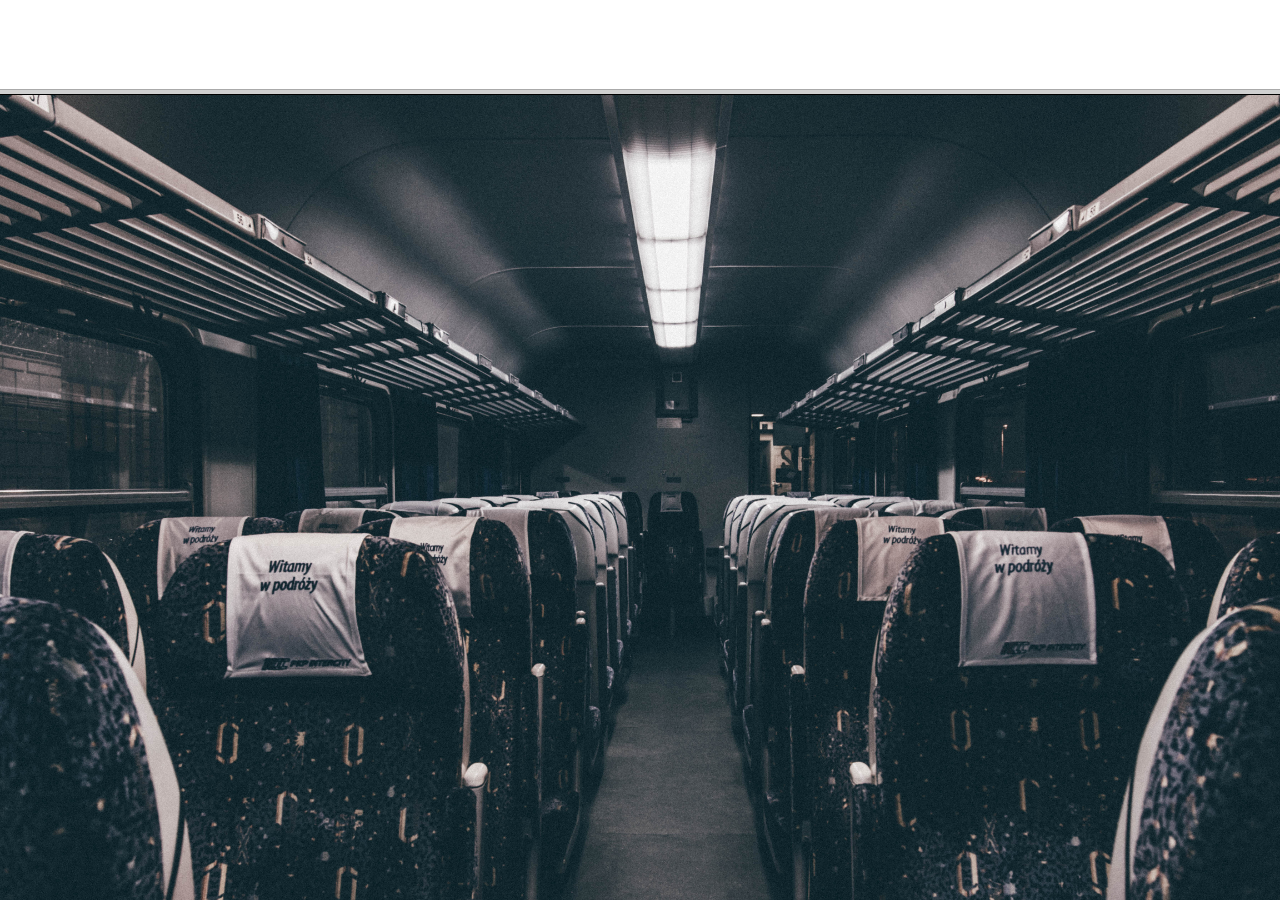
<file: transportaion company/index.html>
﻿<!DOCTYPE html>
<html>
<head>

    <meta charset="utf-8" />
    <title></title>
   
   
        <FRAMESET ROWS="10%,*">
            <frame name="f2" src="links.aspx"></frame>
            <frame name="f1" src="image2.html"></frame>
        </FRAMESET>
       
    
    <style>
        body {
            background-image: url('2.jpg');
            background-repeat: repeat;
        }
        .labels1{
            color: white;
            background-color:#3f24ca;
        }
    </style>
</head>
<body>

   
</body>
</html>
</file>
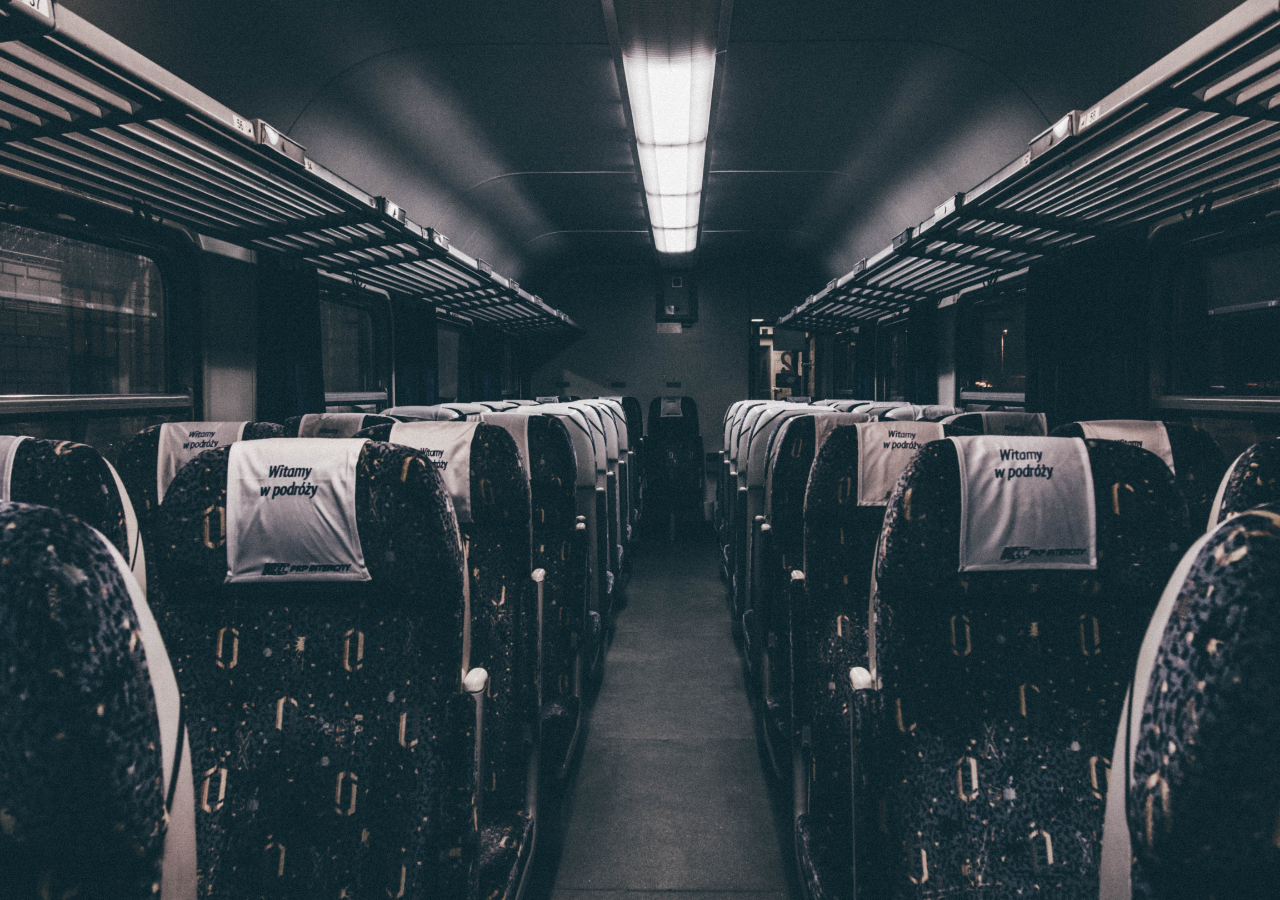
<file: transportaion company/image2.html>
﻿<!DOCTYPE html>
<html>
<head>
    <meta charset="utf-8" />
    <title></title>
   <style>
       body {
           background-image: url(2.jpg);
           height: 100%; 
           background-size: cover;
           background-repeat: no-repeat;
       }
   </style>
</head>
<body>
  
</body>
</html>
</file>
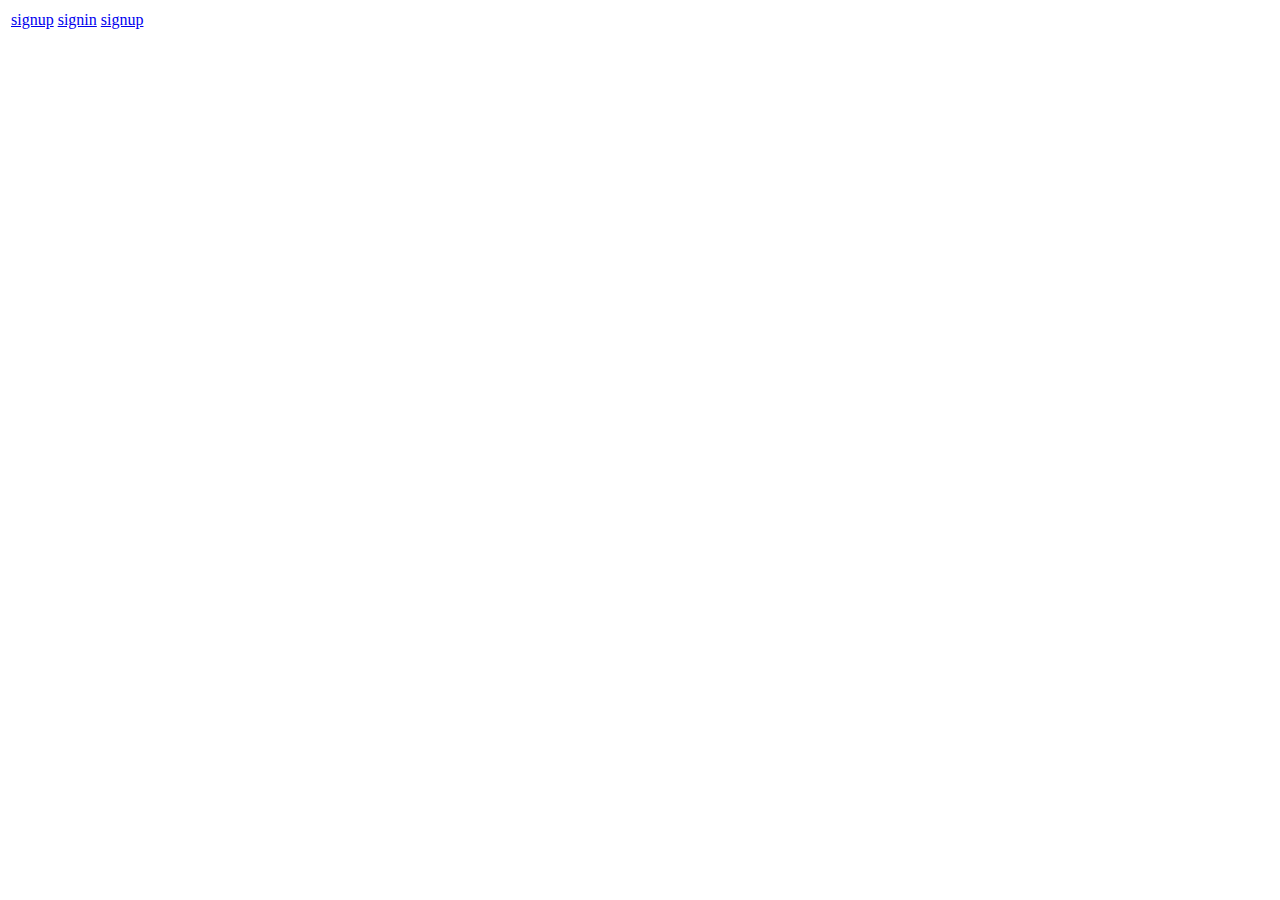
<file: transportaion company/links.html>
﻿<!DOCTYPE html>
<html>
<head>
    <meta charset="utf-8" />
    <title></title>

</head>
<body>
    <table>
        <tr>
            <td><a href="signup.aspx" target="_top">signup</a></td>
            <td><a href="signin.aspx" target="_top">signin</a> </td>
            <td><a href="signup.aspx" target="_top">signup</a> </td>
        </tr>
    </table>

</body>
</html>
</file>
